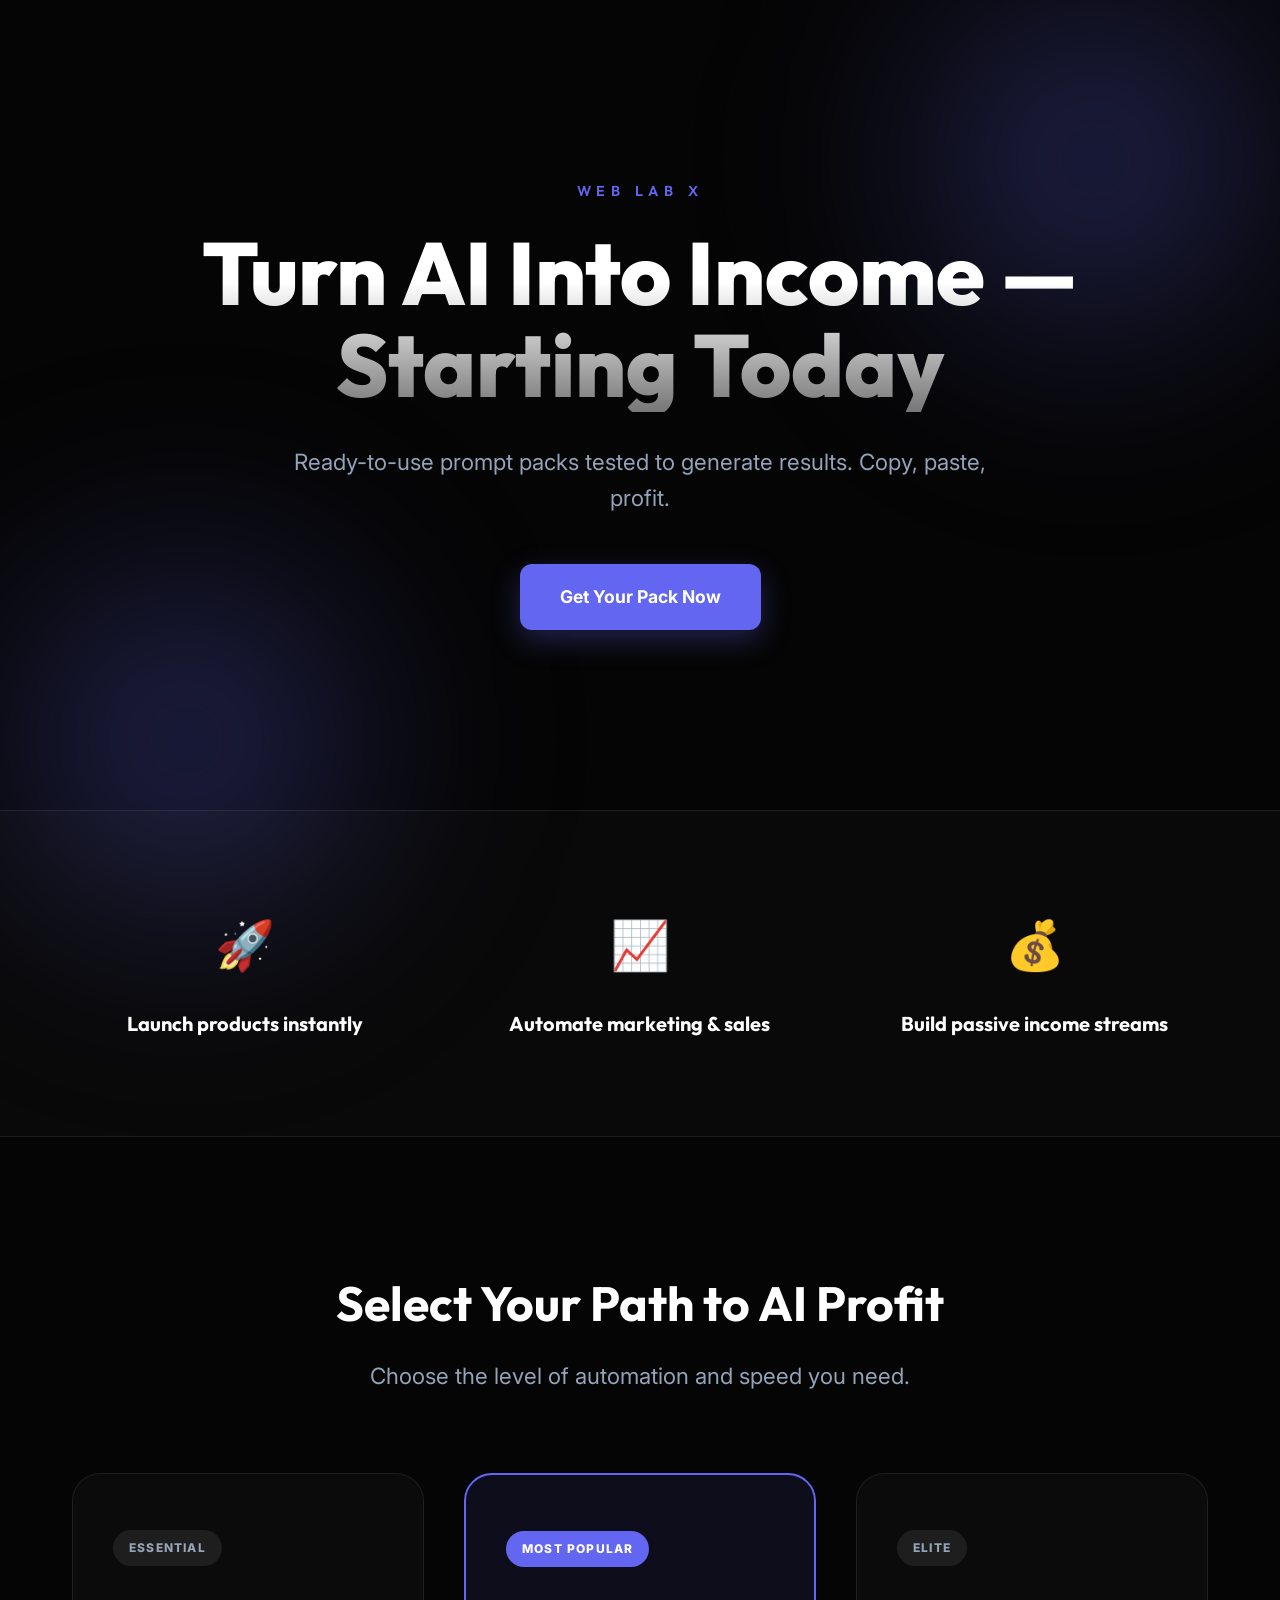
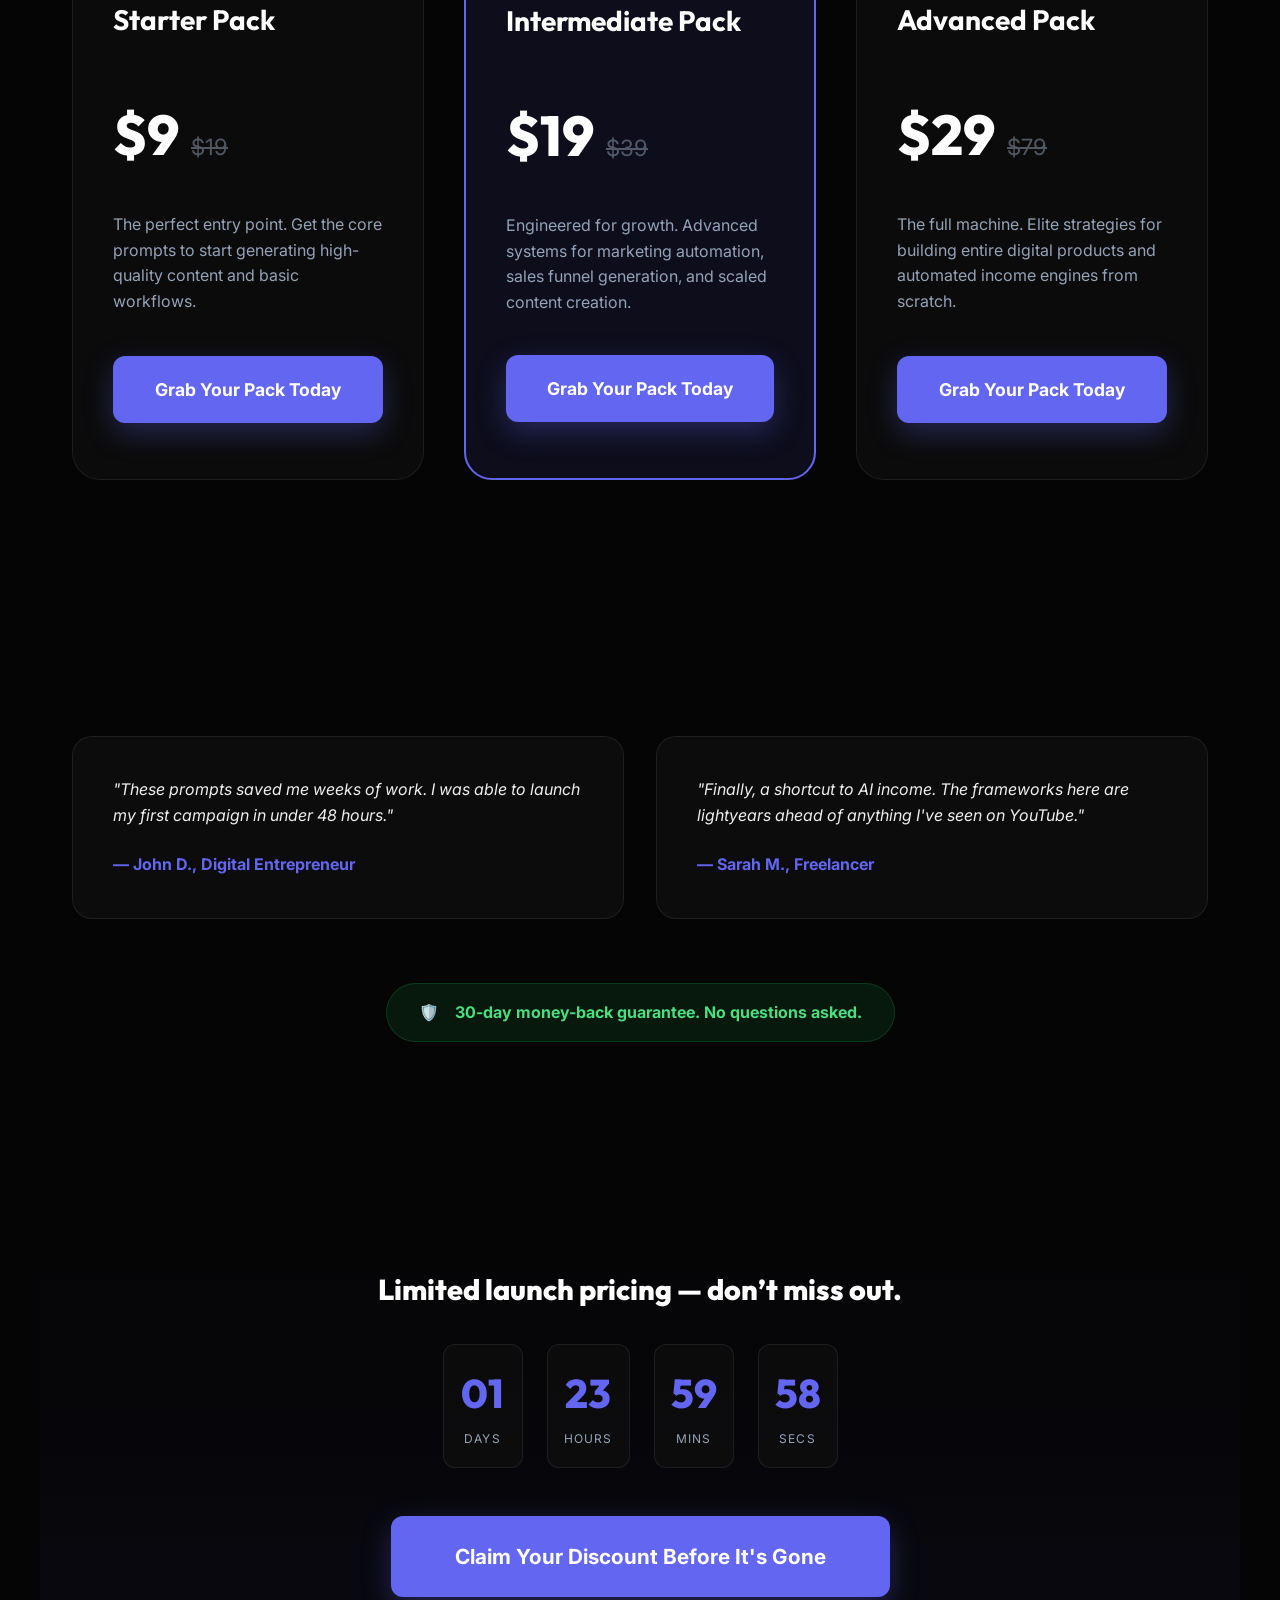
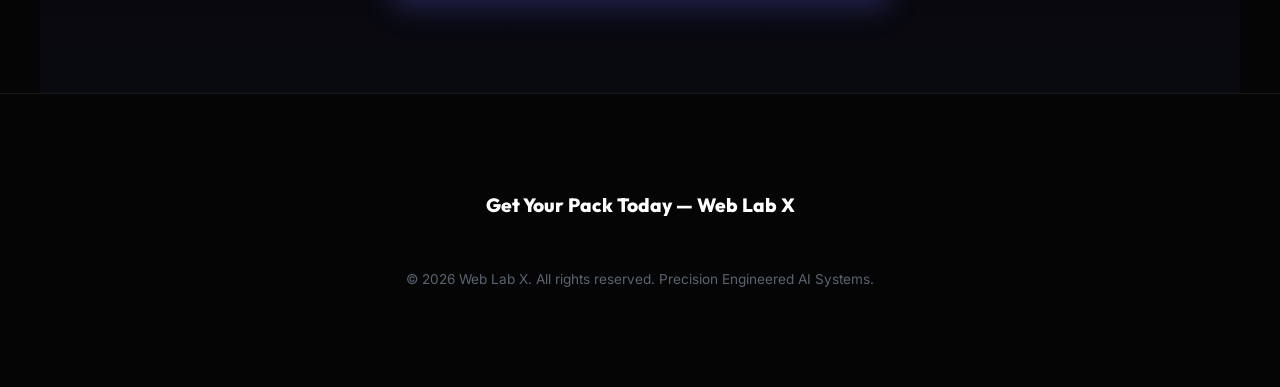
<file: index.html>
<!DOCTYPE html>
<html lang="en">

<head>
    <meta charset="UTF-8">
    <meta name="viewport" content="width=device-width, initial-scale=1.0">
    <title>Web Lab X | Turn AI Into Income - Elite Prompt Systems</title>
    <meta name="description"
        content="Ready-to-use AI prompt packs tested to generate results. Copy, paste, profit and build passive income streams today.">
    <link rel="preconnect" href="https://fonts.googleapis.com">
    <link rel="preconnect" href="https://fonts.gstatic.com" crossorigin>
    <link
        href="https://fonts.googleapis.com/css2?family=Inter:wght@400;500;600;700;800&family=Outfit:wght@400;600;800&display=swap"
        rel="stylesheet">
    <style>
        :root {
            --bg: #050505;
            --surface: #0a0a0a;
            --accent: #6366f1;
            --accent-glow: rgba(99, 102, 241, 0.4);
            --cyan: #06b6d4;
            --text-main: #ffffff;
            --text-muted: #94a3b8;
            --glass: rgba(15, 15, 15, 0.7);
            --glass-border: rgba(255, 255, 255, 0.08);
            --transition: all 0.4s cubic-bezier(0.16, 1, 0.3, 1);
        }

        * {
            margin: 0;
            padding: 0;
            box-sizing: border-box;
            -webkit-font-smoothing: antialiased;
        }

        body {
            background-color: var(--bg);
            color: var(--text-main);
            font-family: 'Inter', sans-serif;
            overflow-x: hidden;
            line-height: 1.6;
        }

        /* --- Global Animations --- */
        @keyframes fadeIn {
            from {
                opacity: 0;
                transform: translateY(20px);
            }

            to {
                opacity: 1;
                transform: translateY(0);
            }
        }

        .reveal {
            opacity: 0;
            animation: fadeIn 1s forwards cubic-bezier(0.16, 1, 0.3, 1);
        }

        .reveal-delay-1 {
            animation-delay: 0.2s;
        }

        .reveal-delay-2 {
            animation-delay: 0.4s;
        }

        .reveal-delay-3 {
            animation-delay: 0.6s;
        }

        .reveal-delay-4 {
            animation-delay: 0.8s;
        }

        /* --- Background Decoration --- */
        .orb {
            position: fixed;
            width: 500px;
            height: 500px;
            background: radial-gradient(circle, var(--accent-glow) 0%, transparent 70%);
            filter: blur(100px);
            z-index: -1;
            pointer-events: none;
        }

        .orb-1 {
            top: -10%;
            right: -5%;
        }

        .orb-2 {
            bottom: -10%;
            left: -5%;
        }

        .container {
            max-width: 1200px;
            margin: 0 auto;
            padding: 0 2rem;
        }

        /* --- Hero Section --- */
        .hero {
            min-height: 90vh;
            display: flex;
            flex-direction: column;
            justify-content: center;
            align-items: center;
            text-align: center;
            padding: 4rem 2rem;
            position: relative;
        }

        .brand-name {
            font-family: 'Outfit', sans-serif;
            font-weight: 600;
            text-transform: uppercase;
            letter-spacing: 0.4em;
            color: var(--accent);
            font-size: 0.9rem;
            margin-bottom: 1.5rem;
            display: block;
        }

        h1 {
            font-family: 'Outfit', sans-serif;
            font-size: clamp(2.8rem, 9vw, 5.5rem);
            font-weight: 800;
            line-height: 1.05;
            max-width: 1000px;
            margin-bottom: 2rem;
            background: linear-gradient(180deg, #fff 30%, #777 100%);
            -webkit-background-clip: text;
            -webkit-text-fill-color: transparent;
        }

        .subheadline {
            font-size: clamp(1.1rem, 2.5vw, 1.4rem);
            color: var(--text-muted);
            max-width: 700px;
            margin-bottom: 3rem;
        }

        /* --- CTA Buttons --- */
        .btn {
            display: inline-block;
            text-decoration: none;
            padding: 1.2rem 2.5rem;
            border-radius: 12px;
            text-align: center;
            font-weight: 700;
            font-size: 1.1rem;
            transition: var(--transition);
            cursor: pointer;
            border: none;
        }

        .btn-primary {
            background: var(--accent);
            color: white;
            box-shadow: 0 10px 30px rgba(99, 102, 241, 0.3);
        }

        .btn-primary:hover {
            transform: translateY(-3px);
            box-shadow: 0 15px 40px rgba(99, 102, 241, 0.5);
            filter: brightness(1.1);
        }

        /* --- Benefits Section --- */
        .benefits {
            padding: 6rem 0;
            background: rgba(255, 255, 255, 0.02);
            border-top: 1px solid var(--glass-border);
            border-bottom: 1px solid var(--glass-border);
        }

        .benefits-grid {
            display: grid;
            grid-template-columns: repeat(auto-fit, minmax(250px, 1fr));
            gap: 3rem;
            text-align: center;
        }

        .benefit-item {
            display: flex;
            flex-direction: column;
            align-items: center;
            gap: 1rem;
        }

        .benefit-icon {
            font-size: 3rem;
            margin-bottom: 0.5rem;
        }

        .benefit-text {
            font-family: 'Outfit', sans-serif;
            font-weight: 700;
            font-size: 1.25rem;
            color: #fff;
        }

        /* --- Pricing Section --- */
        .pricing {
            padding: 8rem 2rem;
        }

        .section-header {
            text-align: center;
            margin-bottom: 5rem;
        }

        .section-header h2 {
            font-family: 'Outfit', sans-serif;
            font-size: 3rem;
            margin-bottom: 1rem;
        }

        .pricing-grid {
            display: grid;
            grid-template-columns: repeat(auto-fit, minmax(320px, 1fr));
            gap: 2.5rem;
            align-items: stretch;
        }

        .card {
            background: var(--glass);
            backdrop-filter: blur(20px);
            border: 1px solid var(--glass-border);
            border-radius: 28px;
            padding: 3.5rem 2.5rem;
            display: flex;
            flex-direction: column;
            transition: var(--transition);
            position: relative;
        }

        .card:hover {
            transform: translateY(-10px);
            border-color: rgba(255, 255, 255, 0.2);
        }

        .card.popular {
            border: 2px solid var(--accent);
            background: rgba(15, 15, 30, 0.9);
            transform: scale(1.05);
            z-index: 2;
        }

        .badge {
            align-self: flex-start;
            font-size: 0.75rem;
            font-weight: 800;
            padding: 0.5rem 1rem;
            border-radius: 50px;
            background: rgba(255, 255, 255, 0.08);
            color: var(--text-muted);
            margin-bottom: 2rem;
            letter-spacing: 0.1em;
            text-transform: uppercase;
        }

        .popular .badge {
            background: var(--accent);
            color: white;
        }

        .card-title {
            font-family: 'Outfit', sans-serif;
            font-size: 1.75rem;
            font-weight: 700;
            margin-bottom: 1rem;
        }

        .price-container {
            margin: 2rem 0;
            display: flex;
            align-items: baseline;
            gap: 0.75rem;
        }

        .current-price {
            font-family: 'Outfit', sans-serif;
            font-size: 3.5rem;
            font-weight: 800;
            color: #fff;
        }

        .original-price {
            color: var(--text-muted);
            text-decoration: line-through;
            font-size: 1.4rem;
            opacity: 0.5;
        }

        .card-description {
            color: var(--text-muted);
            margin-bottom: 2.5rem;
            flex-grow: 1;
        }

        /* --- Social Proof --- */
        .social-proof {
            padding: 8rem 2rem;
            text-align: center;
        }

        .testimonials {
            display: grid;
            grid-template-columns: repeat(auto-fit, minmax(300px, 1fr));
            gap: 2rem;
            margin-bottom: 4rem;
        }

        .testimonial-card {
            background: rgba(255, 255, 255, 0.03);
            border: 1px solid var(--glass-border);
            padding: 2.5rem;
            border-radius: 20px;
            text-align: left;
        }

        .testimonial-text {
            font-style: italic;
            margin-bottom: 1.5rem;
            color: #eee;
        }

        .testimonial-author {
            font-weight: 700;
            color: var(--accent);
        }

        .guarantee {
            display: inline-flex;
            align-items: center;
            gap: 1rem;
            background: rgba(34, 197, 94, 0.1);
            color: #4ade80;
            padding: 1rem 2rem;
            border-radius: 50px;
            font-weight: 700;
            border: 1px solid rgba(34, 197, 94, 0.2);
        }

        /* --- Urgency Timer --- */
        .urgency-section {
            padding: 6rem 2rem;
            background: linear-gradient(to bottom, transparent, rgba(99, 102, 241, 0.05));
            text-align: center;
        }

        .urgency-banner {
            font-size: 1.8rem;
            font-weight: 800;
            color: #fff;
            margin-bottom: 2rem;
            font-family: 'Outfit', sans-serif;
        }

        .countdown {
            display: flex;
            justify-content: center;
            gap: 1.5rem;
            margin-bottom: 3rem;
        }

        .countdown-item {
            background: var(--glass);
            border: 1px solid var(--glass-border);
            padding: 1rem;
            border-radius: 12px;
            min-width: 80px;
        }

        .timer-val {
            display: block;
            font-size: 2.5rem;
            font-weight: 800;
            font-family: 'Outfit', sans-serif;
            color: var(--accent);
        }

        .timer-label {
            font-size: 0.75rem;
            text-transform: uppercase;
            color: var(--text-muted);
            letter-spacing: 0.1em;
        }

        /* --- Footer --- */
        footer {
            padding: 6rem 2rem;
            text-align: center;
            border-top: 1px solid var(--glass-border);
        }

        .footer-cta {
            margin-bottom: 3rem;
        }

        .footer-copy {
            font-size: 0.85rem;
            color: var(--text-muted);
            opacity: 0.6;
        }

        /* --- Responsive --- */
        @media (max-width: 1024px) {
            .card.popular {
                transform: scale(1);
            }
        }

        @media (max-width: 768px) {
            .pricing-grid {
                grid-template-columns: 1fr;
            }

            .countdown {
                gap: 0.5rem;
            }

            .countdown-item {
                min-width: 65px;
                padding: 0.5rem;
            }

            .timer-val {
                font-size: 1.8rem;
            }
        }
    </style>
</head>

<body>
    <div class="orb orb-1"></div>
    <div class="orb orb-2"></div>

    <section class="hero container">
        <span class="brand-name reveal">Web Lab X</span>
        <h1 class="reveal reveal-delay-1">Turn AI Into Income — Starting Today</h1>
        <p class="subheadline reveal reveal-delay-2">
            Ready-to-use prompt packs tested to generate results. Copy, paste, profit.
        </p>
        <div class="reveal reveal-delay-3">
            <a href="#pricing" class="btn btn-primary">Get Your Pack Now</a>
        </div>
    </section>

    <section class="benefits">
        <div class="container">
            <div class="benefits-grid">
                <div class="benefit-item reveal">
                    <span class="benefit-icon">🚀</span>
                    <span class="benefit-text">Launch products instantly</span>
                </div>
                <div class="benefit-item reveal reveal-delay-1">
                    <span class="benefit-icon">📈</span>
                    <span class="benefit-text">Automate marketing & sales</span>
                </div>
                <div class="benefit-item reveal reveal-delay-2">
                    <span class="benefit-icon">💰</span>
                    <span class="benefit-text">Build passive income streams</span>
                </div>
            </div>
        </div>
    </section>

    <section id="pricing" class="pricing container">
        <div class="section-header reveal">
            <h2>Select Your Path to AI Profit</h2>
            <p class="subheadline" style="margin: 0 auto;">Choose the level of automation and speed you need.</p>
        </div>
        <div class="pricing-grid">
            <!-- Starter -->
            <div class="card reveal reveal-delay-1">
                <span class="badge">Essential</span>
                <h3 class="card-title">Starter Pack</h3>
                <div class="price-container">
                    <span class="current-price">$9</span>
                    <span class="original-price">$19</span>
                </div>
                <p class="card-description">The perfect entry point. Get the core prompts to start generating
                    high-quality content and basic workflows.</p>
                <a href="https://weblabx.gumroad.com/l/kxror" class="btn btn-primary">Grab Your Pack Today</a>
            </div>

            <!-- Intermediate -->
            <div class="card popular reveal">
                <span class="badge">Most Popular</span>
                <h3 class="card-title">Intermediate Pack</h3>
                <div class="price-container">
                    <span class="current-price">$19</span>
                    <span class="original-price">$39</span>
                </div>
                <p class="card-description">Engineered for growth. Advanced systems for marketing automation, sales
                    funnel generation, and scaled content creation.</p>
                <a href="https://weblabx.gumroad.com/l/tfste" class="btn btn-primary">Grab Your Pack Today</a>
            </div>

            <!-- Advanced -->
            <div class="card reveal reveal-delay-2">
                <span class="badge">Elite</span>
                <h3 class="card-title">Advanced Pack</h3>
                <div class="price-container">
                    <span class="current-price">$29</span>
                    <span class="original-price">$79</span>
                </div>
                <p class="card-description">The full machine. Elite strategies for building entire digital products and
                    automated income engines from scratch.</p>
                <a href="https://weblabx.gumroad.com/l/oilfks" class="btn btn-primary">Grab Your Pack Today</a>
            </div>
        </div>
    </section>

    <section class="social-proof container">
        <div class="testimonials">
            <div class="testimonial-card reveal">
                <p class="testimonial-text">"These prompts saved me weeks of work. I was able to launch my first
                    campaign in under 48 hours."</p>
                <p class="testimonial-author">— John D., Digital Entrepreneur</p>
            </div>
            <div class="testimonial-card reveal reveal-delay-1">
                <p class="testimonial-text">"Finally, a shortcut to AI income. The frameworks here are lightyears ahead
                    of anything I've seen on YouTube."</p>
                <p class="testimonial-author">— Sarah M., Freelancer</p>
            </div>
        </div>
        <div class="guarantee reveal reveal-delay-2">
            <span>🛡️</span> 30-day money-back guarantee. No questions asked.
        </div>
    </section>

    <section class="urgency-section container">
        <h2 class="urgency-banner reveal">Limited launch pricing — don’t miss out.</h2>
        <div class="countdown reveal reveal-delay-1" id="timer">
            <div class="countdown-item"><span class="timer-val" id="days">00</span><span class="timer-label">Days</span>
            </div>
            <div class="countdown-item"><span class="timer-val" id="hours">00</span><span
                    class="timer-label">Hours</span></div>
            <div class="countdown-item"><span class="timer-val" id="mins">00</span><span class="timer-label">Mins</span>
            </div>
            <div class="countdown-item"><span class="timer-val" id="secs">00</span><span class="timer-label">Secs</span>
            </div>
        </div>
        <div class="reveal reveal-delay-2">
            <a href="#pricing" class="btn btn-primary" style="padding: 1.5rem 4rem; font-size: 1.3rem;">Claim Your
                Discount Before It's Gone</a>
        </div>
    </section>

    <footer>
        <div class="footer-cta reveal">
            <a href="#pricing"
                style="color: #fff; text-decoration: none; font-weight: 800; font-family: 'Outfit'; font-size: 1.2rem;">Get
                Your Pack Today — Web Lab X</a>
        </div>
        <p class="footer-copy">&copy; 2026 Web Lab X. All rights reserved. Precision Engineered AI Systems.</p>
    </footer>

    <script>
        // Simple Countdown Timer Logic
        function updateTimer() {
            // Set end date to 48 hours from now for demonstration
            let endDate = localStorage.getItem('timer_end');
            if (!endDate) {
                endDate = new Date().getTime() + (48 * 60 * 60 * 1000);
                localStorage.setItem('timer_end', endDate);
            }

            const now = new Date().getTime();
            const distance = endDate - now;

            if (distance < 0) {
                document.getElementById('timer').innerHTML = "OFFER EXPIRED";
                return;
            }

            const days = Math.floor(distance / (1000 * 60 * 60 * 24));
            const hours = Math.floor((distance % (1000 * 60 * 60 * 24)) / (1000 * 60 * 60));
            const minutes = Math.floor((distance % (1000 * 60 * 60)) / (1000 * 60));
            const seconds = Math.floor((distance % (1000 * 60)) / 1000);

            document.getElementById('days').innerText = days.toString().padStart(2, '0');
            document.getElementById('hours').innerText = hours.toString().padStart(2, '0');
            document.getElementById('mins').innerText = minutes.toString().padStart(2, '0');
            document.getElementById('secs').innerText = seconds.toString().padStart(2, '0');
        }

        setInterval(updateTimer, 1000);
        updateTimer();

        // Intersection Observer for Reveal Animations
        const observer = new IntersectionObserver((entries) => {
            entries.forEach(entry => {
                if (entry.isIntersecting) {
                    entry.target.classList.add('visible'); // If we wanted more complex CSS
                    entry.target.style.opacity = '1';
                    entry.target.style.transform = 'translateY(0)';
                }
            });
        }, { threshold: 0.1 });

        document.querySelectorAll('.reveal').forEach(el => observer.observe(el));
    </script>
</body>

</html>
</file>
